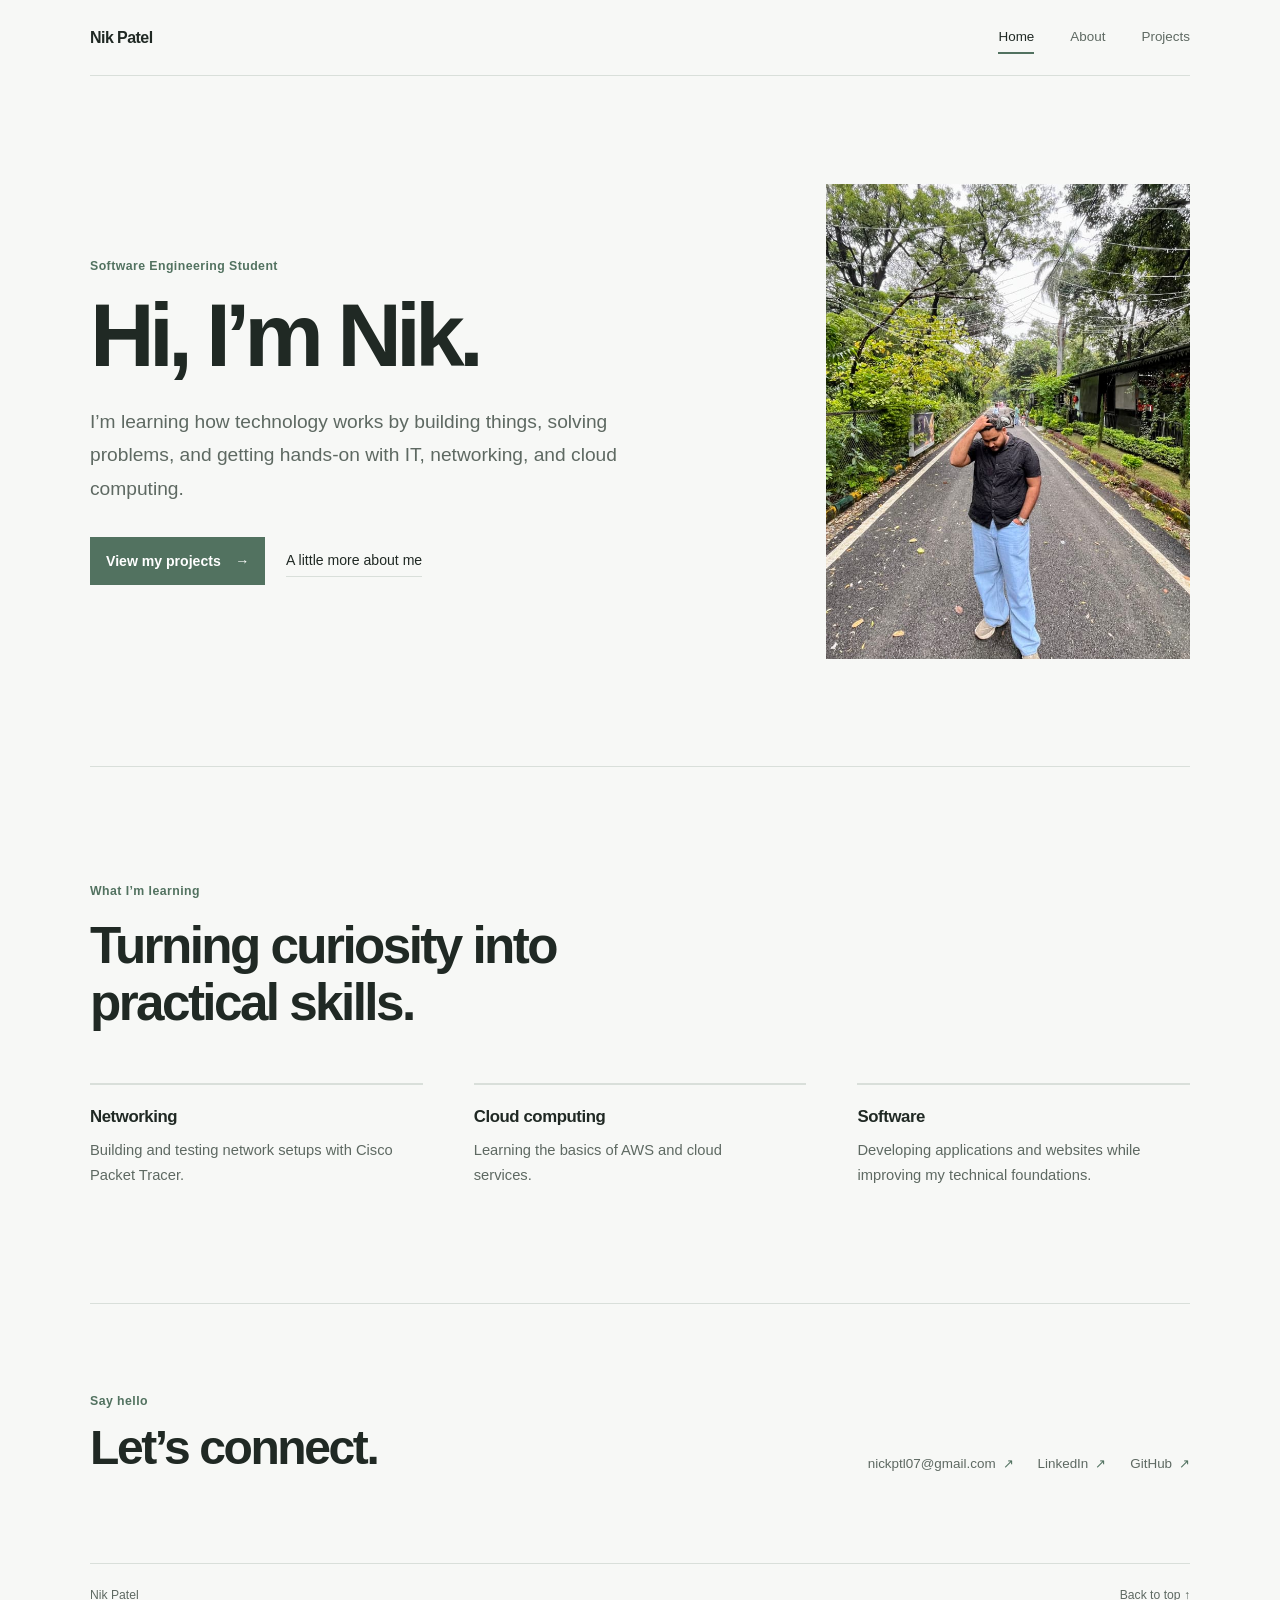
<file: portfolio/index.html>
<!DOCTYPE html>
<html lang="en">
<head>
    <meta charset="UTF-8">
    <meta name="viewport" content="width=device-width, initial-scale=1.0">
    <meta name="description" content="Nik Patel is a Software Engineering student interested in IT, networking, cloud computing, and software development.">
    <title>Nik Patel | Software Engineering Student</title>
    <link rel="stylesheet" href="style.css">
</head>
<body class="home-page">
<header class="site-header" id="top">
    <div class="header-container">
        <a href="index.html" class="logo" aria-label="Nik Patel home">Nik Patel</a>
        <nav aria-label="Primary navigation">
            <a href="index.html" class="active" aria-current="page">Home</a>
            <a href="about.html">About</a>
            <a href="projects.html">Projects</a>
        </nav>
    </div>
</header>

<main>
    <section class="intro-section" aria-labelledby="intro-title">
        <div class="intro-copy">
            <p class="intro-label">Software Engineering Student</p>
            <h1 id="intro-title">Hi, I&rsquo;m Nik.</h1>
            <p class="intro-summary">I&rsquo;m learning how technology works by building things, solving problems, and getting hands-on with IT, networking, and cloud computing.</p>
            <div class="intro-actions">
                <a class="home-button" href="projects.html">View my projects <span aria-hidden="true">&rarr;</span></a>
                <a class="quiet-link" href="about.html">A little more about me</a>
            </div>
        </div>
        <figure class="portrait">
            <img src="profile.jpeg" alt="Nik Patel outdoors" width="960" height="1280">
        </figure>
    </section>

    <section class="learning-section" aria-labelledby="learning-title">
        <div class="section-heading">
            <p class="section-label">What I&rsquo;m learning</p>
            <h2 id="learning-title">Turning curiosity into practical skills.</h2>
        </div>
        <div class="learning-list">
            <article>
                <h3>Networking</h3>
                <p>Building and testing network setups with Cisco Packet Tracer.</p>
            </article>
            <article>
                <h3>Cloud computing</h3>
                <p>Learning the basics of AWS and cloud services.</p>
            </article>
            <article>
                <h3>Software</h3>
                <p>Developing applications and websites while improving my technical foundations.</p>
            </article>
        </div>
    </section>

    <section class="home-contact" id="connect" aria-labelledby="contact-title">
        <div>
            <p class="section-label">Say hello</p>
            <h2 id="contact-title">Let&rsquo;s connect.</h2>
        </div>
        <div class="contact-links">
            <a href="mailto:nickptl07@gmail.com">nickptl07@gmail.com <span aria-hidden="true">&nearr;</span></a>
            <a href="https://www.linkedin.com/in/nikkikumar-patel-571195247" target="_blank" rel="noreferrer">LinkedIn <span aria-hidden="true">&nearr;</span></a>
            <a href="https://github.com/PtlNik" target="_blank" rel="noreferrer">GitHub <span aria-hidden="true">&nearr;</span></a>
        </div>
    </section>
</main>

<footer class="site-footer">
    <p> Nik Patel</p>
    <a href="#top">Back to top &uarr;</a>
</footer>
</body>
</html>
</file>
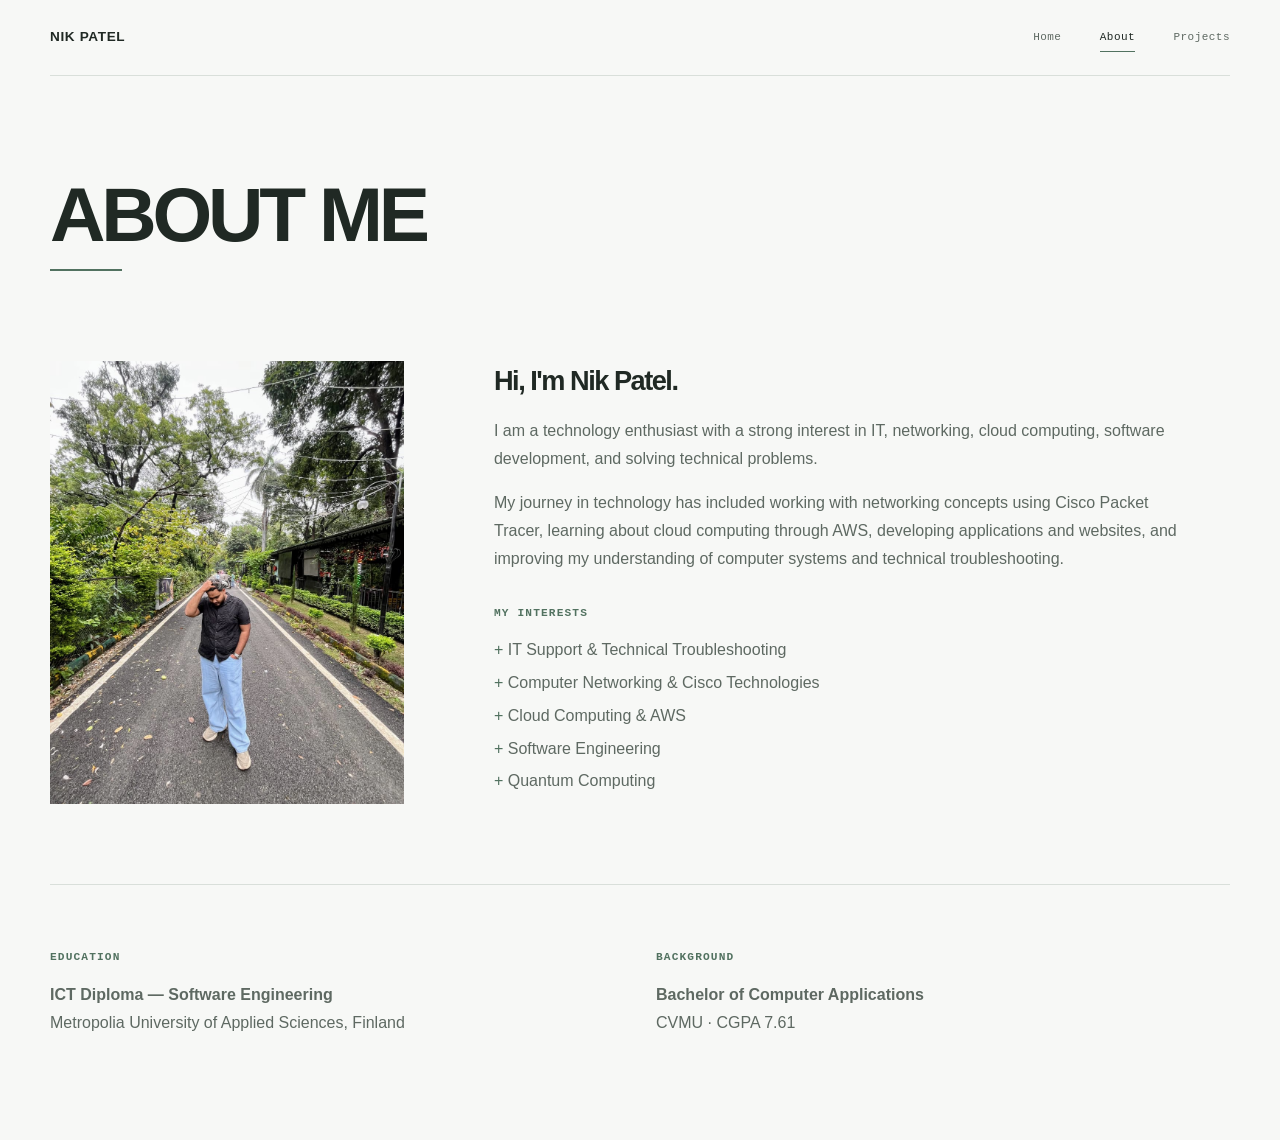
<file: portfolio/about.html>
<!DOCTYPE html>
<html lang="en">
<head>
    <meta charset="UTF-8">
    <meta name="viewport" content="width=device-width, initial-scale=1.0">
    <title>Nik Patel | About</title>
    <link rel="stylesheet" href="style.css">
</head>
<body>

<header>
    <div class="header-container">
        <a href="index.html" class="logo">NIK PATEL</a>
        <nav>
            <a href="index.html">Home</a>
            <a href="about.html" class="active">About</a>
            <a href="projects.html">Projects</a>
        </nav>
    </div>
</header>

<main class="about-page">
    <section class="page-content">
        <div class="page-title">
            <h1>ABOUT ME</h1>
            <div class="title-line"></div>
        </div>

        <div class="about-layout">
            <div class="about-image">
                <img src="profile.jpeg" alt="Nik Patel">
            </div>

            <div class="about-text">
                <h2>Hi, I'm Nik Patel.</h2>

                <p>
                    I am a technology enthusiast with a strong interest in IT,
                    networking, cloud computing, software development, and
                    solving technical problems.
                </p>

                <p>
                    My journey in technology has included working with networking
                    concepts using Cisco Packet Tracer, learning about cloud
                    computing through AWS, developing applications and websites,
                    and improving my understanding of computer systems and
                    technical troubleshooting.
                </p>

                <h3>MY INTERESTS</h3>

                <ul>
                    <li>IT Support & Technical Troubleshooting</li>
                    <li>Computer Networking & Cisco Technologies</li>
                    <li>Cloud Computing & AWS</li>
                    <li>Software Engineering</li>
                    <li>Quantum Computing</li>
                </ul>
            </div>
        </div>

        <div class="about-extra">
            <div>
                <h3>EDUCATION</h3>
                <p>
                    <strong>ICT Diploma — Software Engineering</strong><br>
                    Metropolia University of Applied Sciences, Finland
                </p>
            </div>

            <div>
                <h3>BACKGROUND</h3>
                <p>
                    <strong>Bachelor of Computer Applications</strong><br>
                    CVMU · CGPA 7.61
                </p>
            </div>
        </div>
    </section>
</main>

</body>
</html>
</file>
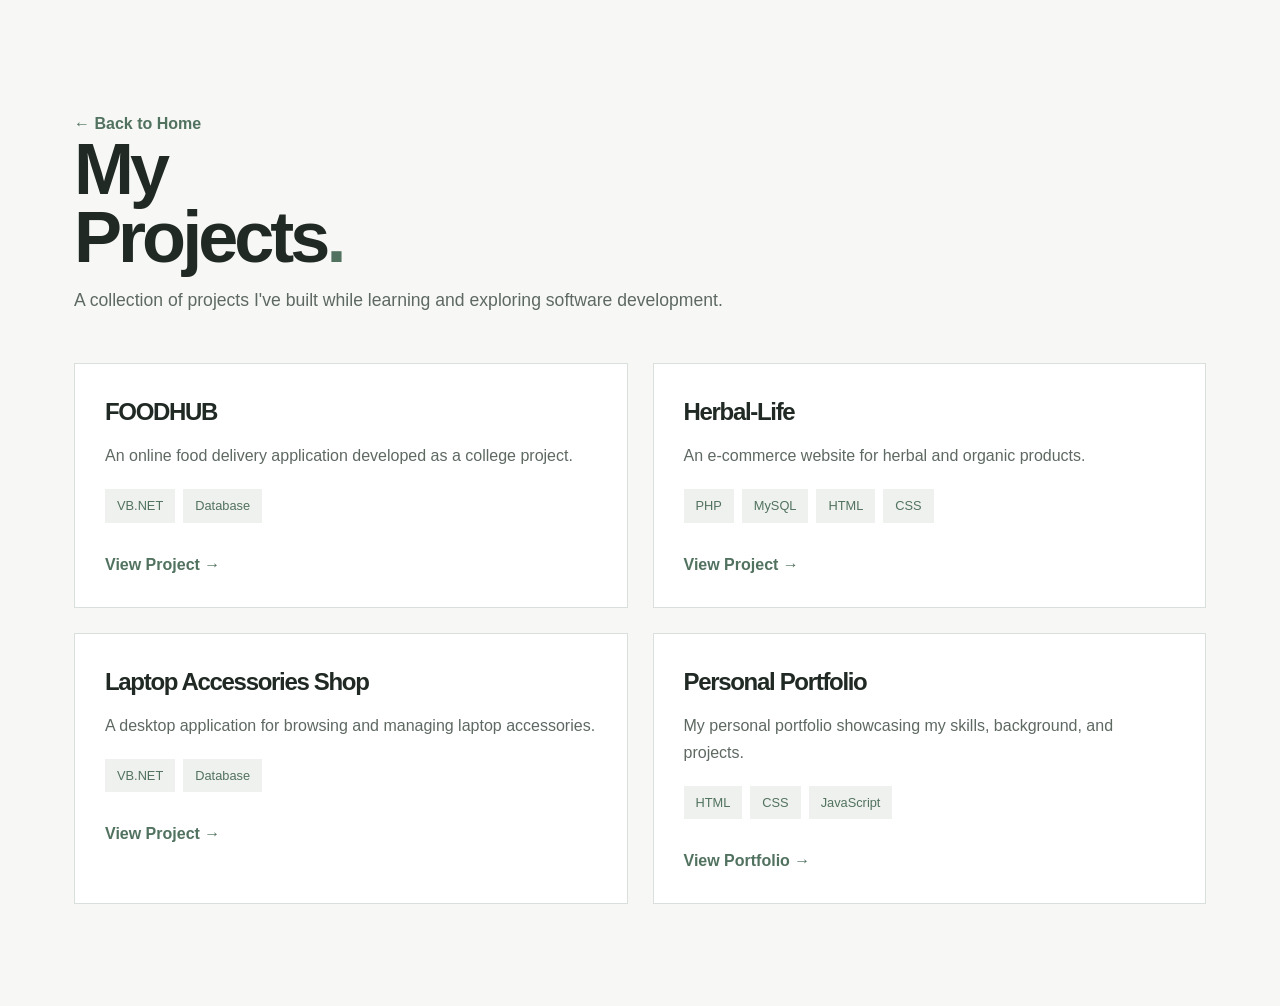
<file: portfolio/projects.html>
<!DOCTYPE html>
<html lang="en">
<head>
    <meta charset="UTF-8">
    <meta name="viewport" content="width=device-width, initial-scale=1.0">

    <title>Projects | Nik Patel</title>

    <link rel="stylesheet" href="style.css">

    <style>
        .projects-page {
            max-width: 1100px;
            margin: 0 auto;
            padding: 80px 24px;
        }

        .projects-heading {
            margin-bottom: 50px;
            animation: fadeUp 0.8s ease both;
        }

        .projects-heading h1 {
            font-size: clamp(2.5rem, 6vw, 4.5rem);
            margin-bottom: 15px;
        }

        .projects-heading p {
            color: #777;
            font-size: 1.1rem;
        }

        .projects-grid {
            display: grid;
            grid-template-columns: repeat(2, 1fr);
            gap: 25px;
        }

        .project-card {
            padding: 30px;
            border: 1px solid #e5e5e5;
            border-radius: 18px;
            background: #fff;
            transition: transform 0.3s ease,
            box-shadow 0.3s ease;
            animation: fadeUp 0.8s ease both;
        }

        .project-card:hover {
            transform: translateY(-8px);
            box-shadow: 0 15px 40px rgba(0,0,0,0.08);
        }

        .project-card h2 {
            font-size: 1.5rem;
            margin-bottom: 12px;
        }

        .project-card p {
            color: #666;
            line-height: 1.7;
        }

        .project-tags {
            display: flex;
            flex-wrap: wrap;
            gap: 8px;
            margin: 20px 0;
        }

        .project-tags span {
            font-size: 0.8rem;
            padding: 7px 12px;
            background: #f2f2f2;
            border-radius: 20px;
        }

        .project-link {
            display: inline-block;
            color: #111;
            font-weight: 600;
            text-decoration: none;
            margin-top: 10px;
        }

        .project-link:hover {
            opacity: 0.6;
        }

        @keyframes fadeUp {
            from {
                opacity: 0;
                transform: translateY(25px);
            }

            to {
                opacity: 1;
                transform: translateY(0);
            }
        }

        @media (max-width: 700px) {
            .projects-grid {
                grid-template-columns: 1fr;
            }

            .projects-page {
                padding: 50px 20px;
            }
        }
    </style>
</head>

<body>

<main class="projects-page">

    <div class="projects-heading">
        <a href="index.html" class="project-link">
            ← Back to Home
        </a>

        <h1>My Projects<span>.</span></h1>

        <p>
            A collection of projects I've built
            while learning and exploring software development.
        </p>
    </div>

    <section class="projects-grid">

        <article class="project-card">
            <h2>FOODHUB</h2>

            <p>
                An online food delivery application
                developed as a college project.
            </p>

            <div class="project-tags">
                <span>VB.NET</span>
                <span>Database</span>
            </div>

            <a href="#" class="project-link">
                View Project →
            </a>
        </article>

        <article class="project-card">
            <h2>Herbal-Life</h2>

            <p>
                An e-commerce website for herbal
                and organic products.
            </p>

            <div class="project-tags">
                <span>PHP</span>
                <span>MySQL</span>
                <span>HTML</span>
                <span>CSS</span>
            </div>

            <a href="#" class="project-link">
                View Project →
            </a>
        </article>

        <article class="project-card">
            <h2>Laptop Accessories Shop</h2>

            <p>
                A desktop application for browsing
                and managing laptop accessories.
            </p>

            <div class="project-tags">
                <span>VB.NET</span>
                <span>Database</span>
            </div>

            <a href="#" class="project-link">
                View Project →
            </a>
        </article>

        <article class="project-card">
            <h2>Personal Portfolio</h2>

            <p>
                My personal portfolio showcasing
                my skills, background, and projects.
            </p>

            <div class="project-tags">
                <span>HTML</span>
                <span>CSS</span>
                <span>JavaScript</span>
            </div>

            <a href="index.html" class="project-link">
                View Portfolio →
            </a>
        </article>

    </section>

</main>

</body>
</html>
</file>
<file: portfolio/style.css>
:root {
    --background: #f7f8f6;
    --surface: #ffffff;
    --surface-subtle: #eef1ed;
    --text: #202924;
    --muted: #5e6962;
    --line: #d9dfda;
    --accent: #527260;
    --shadow: rgba(31, 46, 36, 0.12);
}

* { box-sizing: border-box; margin: 0; padding: 0; }
html { scroll-behavior: smooth; }
body { min-width: 320px; background: var(--background); color: var(--text); font-family: Arial, Helvetica, sans-serif; line-height: 1.5; }
a { color: inherit; text-decoration: none; }
a:focus-visible { outline: 2px solid var(--accent); outline-offset: 5px; }
.site-header { position: relative; z-index: 1; }
.header-container, .home-page, .site-footer { width: min(1180px, calc(100% - 48px)); margin-inline: auto; }
.header-container { min-height: 76px; display: flex; align-items: center; justify-content: space-between; border-bottom: 1px solid var(--line); }
.logo { font-size: 0.85rem; font-weight: 800; letter-spacing: 0.045em; }
.logo span { color: var(--accent); margin-inline: 0.18rem; }
nav { display: flex; align-items: center; gap: clamp(1rem, 3vw, 2.5rem); }
nav a { position: relative; padding-block: 0.5rem; color: var(--muted); font-family: 'DM Mono', monospace; font-size: 0.69rem; letter-spacing: 0.04em; transition: color 180ms ease; }
nav a::after { position: absolute; right: 0; bottom: 0.1rem; left: 0; height: 1px; background: var(--accent); content: ''; transform: scaleX(0); transform-origin: right; transition: transform 180ms ease; }
nav a:hover, nav a.active { color: var(--text); }
nav a:hover::after, nav a.active::after { transform: scaleX(1); transform-origin: left; }
.hero { display: grid; grid-template-columns: minmax(0, 1.08fr) minmax(310px, 0.72fr); align-items: center; gap: clamp(2.5rem, 8vw, 8.5rem); min-height: calc(100dvh - 76px); padding-block: clamp(3rem, 7vw, 6.5rem); }
.hero-copy { max-width: 700px; animation: rise-in 650ms both cubic-bezier(0.16, 1, 0.3, 1); }
.eyebrow, .statement-kicker { margin-bottom: 1rem; color: var(--accent); font-family: 'DM Mono', monospace; font-size: 0.69rem; font-weight: 500; letter-spacing: 0.12em; text-transform: uppercase; }
h1, h2, h3 { font-weight: 700; letter-spacing: -0.055em; }
h1 { max-width: 9ch; font-size: clamp(3.5rem, 7.4vw, 6.7rem); line-height: 0.94; }
h1 span { color: var(--accent); }
.hero-intro { max-width: 38rem; margin-top: 1.75rem; color: var(--muted); font-size: clamp(1rem, 1.5vw, 1.15rem); line-height: 1.7; }
.hero-actions { display: flex; flex-wrap: wrap; gap: 0.85rem; margin-top: 2.25rem; }
.button { display: inline-flex; align-items: center; justify-content: center; min-height: 3.1rem; padding: 0.75rem 1.15rem; border: 1px solid transparent; font-family: 'DM Mono', monospace; font-size: 0.72rem; font-weight: 500; letter-spacing: 0.025em; transition: background-color 180ms ease, border-color 180ms ease, color 180ms ease, transform 180ms ease; }
.button:active, .text-link:active, .social-links a:active { transform: translateY(1px); }
.button-primary { background: var(--accent); color: #071318; }
.button-primary:hover { background: #7bbbd3; transform: translateY(-2px); }
.button-primary span, .text-link span, .social-links span { margin-left: 0.55rem; }
.button-secondary { border-color: var(--line); color: var(--text); }
.button-secondary:hover { border-color: var(--accent); color: var(--accent); }
.hero-visual { position: relative; justify-self: end; width: min(100%, 420px); animation: rise-in 800ms 110ms both cubic-bezier(0.16, 1, 0.3, 1); }
.hero-visual::before { position: absolute; top: -1.2rem; right: 1.2rem; width: 67%; height: 67%; border: 1px solid var(--accent); content: ''; opacity: 0.65; transform: translate(1rem, -1rem); }
.hero-visual img { position: relative; display: block; width: 100%; height: auto; aspect-ratio: 4 / 5; object-fit: cover; box-shadow: 18px 20px 0 var(--shadow); filter: saturate(0.9) contrast(1.04); }
.hero-visual figcaption { position: relative; width: max-content; max-width: 90%; margin-top: 1rem; color: var(--muted); font-family: 'DM Mono', monospace; font-size: 0.67rem; line-height: 1.55; }
.focus-section { padding-block: clamp(5rem, 10vw, 9rem); border-top: 1px solid var(--line); }
.focus-heading { max-width: 46rem; }
.focus-heading h2, .statement-section h2, .connect-section h2 { font-size: clamp(2rem, 4.2vw, 4rem); line-height: 1.02; }
.focus-grid { display: grid; grid-template-columns: 1.12fr 0.88fr 1fr; gap: 1px; margin-top: clamp(2.5rem, 5vw, 4rem); background: var(--line); }
.focus-item { min-height: 250px; padding: clamp(1.5rem, 3vw, 2.4rem); background: var(--background); transition: background-color 220ms ease, transform 220ms ease; }
.focus-item:hover { background: var(--surface); transform: translateY(-5px); }
.focus-item-accent { background: var(--surface-subtle); }
.focus-number { color: var(--accent); font-family: 'DM Mono', monospace; font-size: 0.71rem; }
.focus-item h3 { margin-top: clamp(2.7rem, 5vw, 4.8rem); font-size: 1.5rem; }
.focus-item p:last-child { max-width: 19rem; margin-top: 0.65rem; color: var(--muted); font-size: 0.92rem; line-height: 1.65; }
.statement-section { display: grid; grid-template-columns: minmax(0, 0.85fr) minmax(0, 1.15fr); gap: clamp(2rem, 7vw, 7rem); align-items: start; padding-block: clamp(5rem, 11vw, 10rem); }
.statement-kicker { margin-top: 0.55rem; color: var(--muted); }
.statement-section h2 { color: var(--accent); }
.text-link { display: inline-block; grid-column: 2; width: max-content; margin-top: -3.4rem; padding-bottom: 0.35rem; border-bottom: 1px solid var(--accent); font-family: 'DM Mono', monospace; font-size: 0.75rem; transition: color 180ms ease, transform 180ms ease; }
.text-link:hover { color: var(--accent); transform: translateX(4px); }
.connect-section { padding-block: clamp(4rem, 8vw, 7rem); border-top: 1px solid var(--line); }
.connect-section h2 { max-width: 18ch; }
.social-links { display: flex; flex-wrap: wrap; gap: 0.7rem 1.75rem; margin-top: 2.1rem; }
.social-links a { padding-block: 0.35rem; border-bottom: 1px solid var(--line); font-family: 'DM Mono', monospace; font-size: 0.75rem; transition: border-color 180ms ease, color 180ms ease, transform 180ms ease; }
.social-links a:hover { border-color: var(--accent); color: var(--accent); transform: translateY(-2px); }
.site-footer { display: flex; justify-content: space-between; gap: 1rem; padding-block: 1.5rem 2.2rem; border-top: 1px solid var(--line); color: var(--muted); font-family: 'DM Mono', monospace; font-size: 0.67rem; }
.site-footer a:hover { color: var(--accent); }
@keyframes rise-in { from { opacity: 0; transform: translateY(18px); } to { opacity: 1; transform: translateY(0); } }
@media (max-width: 800px) {
    .hero { grid-template-columns: 1fr; gap: 3.5rem; min-height: auto; padding-block: 4.5rem 5rem; }
    .hero-visual { justify-self: start; width: min(100%, 470px); }
    .focus-grid, .statement-section { grid-template-columns: 1fr; }
    .focus-item { min-height: 0; }
    .focus-item h3 { margin-top: 3.2rem; }
    .text-link { grid-column: 1; margin-top: 0; }
}
@media (max-width: 520px) {
    .header-container, .home-page, .site-footer { width: min(100% - 32px, 1180px); }
    .header-container { min-height: 68px; }
    .logo { font-size: 0.74rem; }
    nav { gap: 0.85rem; }
    nav a { font-size: 0.61rem; }
    h1 { font-size: clamp(3.1rem, 15vw, 4.2rem); }
    .hero { padding-block: 3.5rem 4rem; }
    .hero-actions { align-items: stretch; flex-direction: column; }
    .button { width: 100%; }
    .hero-visual::before { transform: translate(0.7rem, -0.7rem); }
    .site-footer { align-items: flex-start; flex-direction: column; }
}
@media (prefers-reduced-motion: reduce) {
    *, *::before, *::after { scroll-behavior: auto !important; animation-duration: 0.01ms !important; animation-iteration-count: 1 !important; transition-duration: 0.01ms !important; }
}

/* Shared inner-page treatment keeps the existing routes visually consistent. */
.page-content { width: min(1180px, calc(100% - 48px)); margin-inline: auto; padding-block: clamp(4rem, 8vw, 7rem); }
.page-title { margin-bottom: clamp(3rem, 7vw, 6rem); }
.page-title h1 { font-size: clamp(2.6rem, 6vw, 5rem); line-height: 0.95; }
.title-line { width: 4.5rem; height: 2px; margin-top: 1.1rem; background: var(--accent); }
.about-layout { display: grid; grid-template-columns: minmax(220px, 0.65fr) minmax(0, 1.35fr); gap: clamp(2.5rem, 7vw, 6.5rem); align-items: start; }
.about-image { overflow: hidden; aspect-ratio: 4 / 5; background: var(--surface); }
.about-image img { width: 100%; height: 100%; object-fit: cover; filter: saturate(0.85); }
.about-text { max-width: 43rem; }
.about-text h2 { font-size: 1.7rem; }
.about-text p, .about-extra p { margin-top: 1rem; color: var(--muted); line-height: 1.75; }
.about-text h3, .about-extra h3 { margin-top: 2rem; color: var(--accent); font-family: 'DM Mono', monospace; font-size: 0.7rem; letter-spacing: 0.1em; }
.about-text ul { display: grid; gap: 0.55rem; margin-top: 1rem; list-style: none; color: var(--muted); }
.about-text li::before { content: '+ '; color: var(--accent); }
.about-extra { display: grid; grid-template-columns: repeat(2, minmax(0, 1fr)); gap: 2rem; margin-top: 5rem; padding-top: 2rem; border-top: 1px solid var(--line); }
.projects-page { max-width: 1180px !important; margin: 0 auto !important; padding: clamp(4rem, 8vw, 7rem) 24px !important; }
.projects-heading p, .project-card p { color: var(--muted) !important; }
.project-card { border: 1px solid var(--line) !important; border-radius: 0 !important; background: var(--surface) !important; color: var(--text) !important; }
.project-card:hover { box-shadow: 12px 14px 0 var(--shadow) !important; }
.project-tags span { background: var(--surface-subtle) !important; color: var(--accent) !important; border-radius: 0 !important; }
.project-link { color: var(--accent) !important; }
@media (max-width: 800px) { .about-layout, .about-extra { grid-template-columns: 1fr; } .about-image { max-width: 360px; } }

/* Homepage: light, personal, and led by Nik's own portrait. */
.home-page { width: 100%; max-width: none; margin: 0; background: var(--background); }
.home-page .site-header { width: 100%; background: var(--background); }
.home-page .header-container { width: min(1100px, calc(100% - 48px)); min-height: 76px; }
.home-page .logo { color: var(--text); font-size: 1rem; font-weight: 700; letter-spacing: -0.035em; text-transform: none; }
.home-page .logo span { display: none; }
.home-page nav { gap: clamp(1.25rem, 3vw, 2.25rem); }
.home-page nav a { color: var(--muted); font-family: Arial, Helvetica, sans-serif; font-size: 0.84rem; letter-spacing: 0; }
.home-page nav a:hover, .home-page nav a.active { color: var(--text); }
.home-page nav a::after { height: 2px; background: var(--accent); }
.intro-section { width: min(1100px, calc(100% - 48px)); min-height: min(690px, calc(100svh - 76px)); margin-inline: auto; padding-block: clamp(3rem, 8vh, 5.5rem); display: grid; grid-template-columns: minmax(0, 1.2fr) minmax(260px, 0.72fr); align-items: center; gap: clamp(3rem, 10vw, 8.5rem); }
.intro-copy { max-width: 620px; }
.intro-label, .section-label { margin-bottom: 1rem; color: var(--accent); font-size: 0.77rem; font-weight: 700; letter-spacing: 0.035em; }
.intro-copy h1 { max-width: none; font-size: clamp(3.5rem, 7vw, 6.1rem); line-height: 1; letter-spacing: -0.065em; font-weight: 700; }
.intro-summary { max-width: 34rem; margin-top: 1.5rem; color: var(--muted); font-size: clamp(1.05rem, 1.6vw, 1.2rem); line-height: 1.75; }
.intro-actions { display: flex; align-items: center; flex-wrap: wrap; gap: 1.3rem; margin-top: 2rem; }
.home-button { display: inline-flex; align-items: center; gap: 0.9rem; min-height: 48px; padding: 0.75rem 1rem; background: var(--accent); color: #fff; font-size: 0.88rem; font-weight: 700; transition: background-color 180ms ease, transform 180ms ease; }
.home-button:hover { background: #3f5e4b; transform: translateY(-2px); }
.quiet-link { padding-block: 0.3rem; color: var(--text); font-size: 0.88rem; border-bottom: 1px solid var(--line); transition: border-color 180ms ease, color 180ms ease; }
.quiet-link:hover { border-color: var(--accent); color: var(--accent); }
.portrait { justify-self: end; width: min(100%, 370px); height: clamp(360px, 42vw, 475px); overflow: hidden; background: var(--surface-subtle); }
.portrait img { display: block; width: 100%; height: 100%; object-fit: cover; object-position: center 72%; transform: scale(1.35); }
.learning-section, .home-contact { width: min(1100px, calc(100% - 48px)); margin-inline: auto; }
.learning-section { padding-block: clamp(4.5rem, 9vw, 7.5rem); border-top: 1px solid var(--line); }
.section-heading { max-width: 570px; }
.section-heading h2, .home-contact h2 { font-size: clamp(2rem, 4vw, 3.4rem); line-height: 1.12; letter-spacing: -0.05em; }
.learning-list { display: grid; grid-template-columns: repeat(3, minmax(0, 1fr)); gap: clamp(1.5rem, 4vw, 3.5rem); margin-top: 3.25rem; }
.learning-list article { padding-top: 1.15rem; border-top: 2px solid var(--line); }
.learning-list h3 { font-size: 1.05rem; letter-spacing: -0.025em; }
.learning-list p { max-width: 19rem; margin-top: 0.55rem; color: var(--muted); font-size: 0.92rem; line-height: 1.7; }
.home-contact { display: flex; align-items: end; justify-content: space-between; gap: 2rem; padding-block: clamp(3.5rem, 7vw, 5.5rem); border-top: 1px solid var(--line); }
.home-contact .section-label { margin-bottom: 0.65rem; }
.home-contact h2 { font-size: clamp(2rem, 4vw, 3rem); }
.contact-links { display: flex; flex-wrap: wrap; gap: 0.75rem 1.5rem; }
.contact-links a { color: var(--muted); font-size: 0.84rem; transition: color 180ms ease; }
.contact-links a span { margin-left: 0.2rem; color: var(--accent); }
.contact-links a:hover { color: var(--accent); }
.home-page .site-footer { width: min(1100px, calc(100% - 48px)); padding-block: 1.4rem 2rem; color: var(--muted); font-family: Arial, Helvetica, sans-serif; font-size: 0.76rem; }
.home-page .site-footer a:hover { color: var(--accent); }
@media (max-width: 760px) {
    .intro-section { min-height: auto; grid-template-columns: 1fr; gap: 2.5rem; padding-block: 4rem 4.5rem; }
    .portrait { justify-self: start; width: min(100%, 390px); height: auto; aspect-ratio: 4 / 5; }
    .learning-list { grid-template-columns: 1fr; gap: 1.8rem; }
    .learning-list article { padding-top: 0.9rem; }
    .home-contact { align-items: flex-start; flex-direction: column; }
}
@media (max-width: 520px) {
    .home-page .header-container, .intro-section, .learning-section, .home-contact, .home-page .site-footer { width: calc(100% - 36px); }
    .home-page .header-container { min-height: 68px; }
    .home-page nav { gap: 1rem; }
    .home-page nav a { font-size: 0.75rem; }
    .intro-section { padding-block: 3.5rem 4rem; }
    .intro-copy h1 { font-size: clamp(3.4rem, 16vw, 4.5rem); }
    .intro-actions { align-items: flex-start; flex-direction: column; gap: 1rem; }
}
</file>
